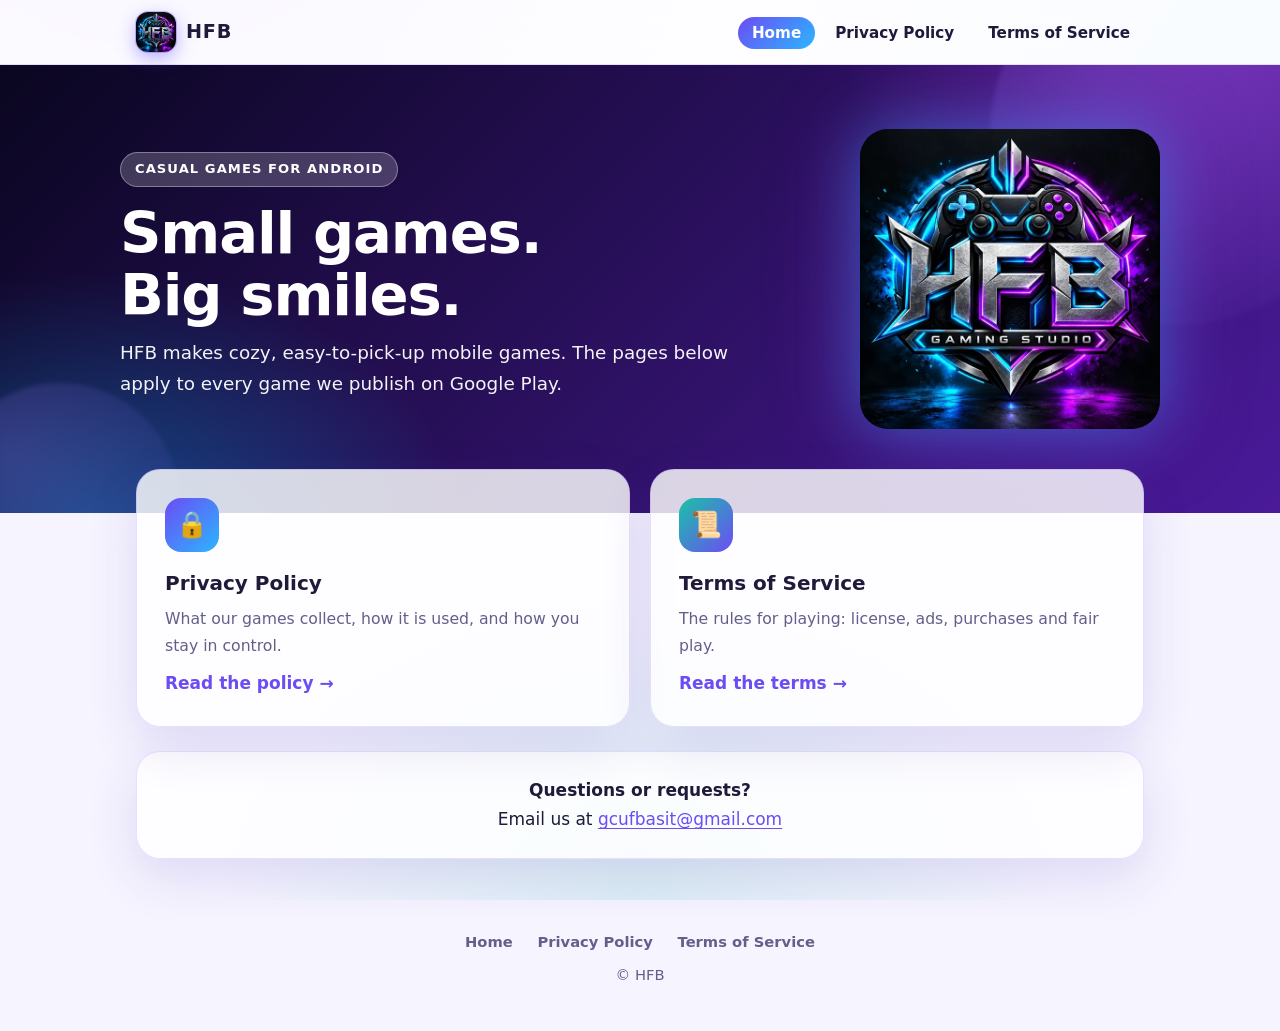
<file: index.html>
<!doctype html>
<html lang="en">
<head>
<meta charset="utf-8">
<meta name="viewport" content="width=device-width, initial-scale=1">
<title>HFB Games</title>
<meta name="description" content="HFB makes casual mobile games for Android.">
<link rel="icon" type="image/png" href="favicon.png">
<link rel="apple-touch-icon" href="apple-touch-icon.png">
<link rel="stylesheet" href="style.css">
</head>
<body>
<div class="topbar"><div class="topbar-inner">
  <a class="brand" href="index.html"><img class="logo" src="logo.webp" alt="" width="40" height="40">HFB</a>
  <nav><a class="active" href="index.html">Home</a><a href="privacy-policy.html">Privacy Policy</a><a href="terms-of-service.html">Terms of Service</a></nav>
</div></div>
<section class="hero"><div class="hero-inner hero-split">
  <div>
    <span class="eyebrow">Casual games for Android</span>
    <h1>Small games.<br>Big smiles.</h1>
    <p>HFB makes cozy, easy-to-pick-up mobile games. The pages below apply to every game we publish on Google Play.</p>
  </div>
  <img class="hero-logo" src="logo.webp" alt="HFB Gaming Studio logo" width="320" height="320">
</div></section>
<div class="wrap">
  <div class="cards">
    <a class="tile" href="privacy-policy.html">
      <div class="ico">&#128274;</div>
      <h3>Privacy Policy</h3>
      <p>What our games collect, how it is used, and how you stay in control.</p>
      <span class="go">Read the policy &rarr;</span>
    </a>
    <a class="tile alt" href="terms-of-service.html">
      <div class="ico">&#128220;</div>
      <h3>Terms of Service</h3>
      <p>The rules for playing: license, ads, purchases and fair play.</p>
      <span class="go">Read the terms &rarr;</span>
    </a>
  </div>
  <div class="contact">
    <strong>Questions or requests?</strong><br>
    Email us at <a href="mailto:gcufbasit@gmail.com">gcufbasit@gmail.com</a>
  </div>
</div>
<footer class="site-footer">
  <a href="index.html">Home</a>
  <a href="privacy-policy.html">Privacy Policy</a>
  <a href="terms-of-service.html">Terms of Service</a>
  <div style="margin-top:8px">&copy; HFB</div>
</footer>
</body>
</html>
</file>
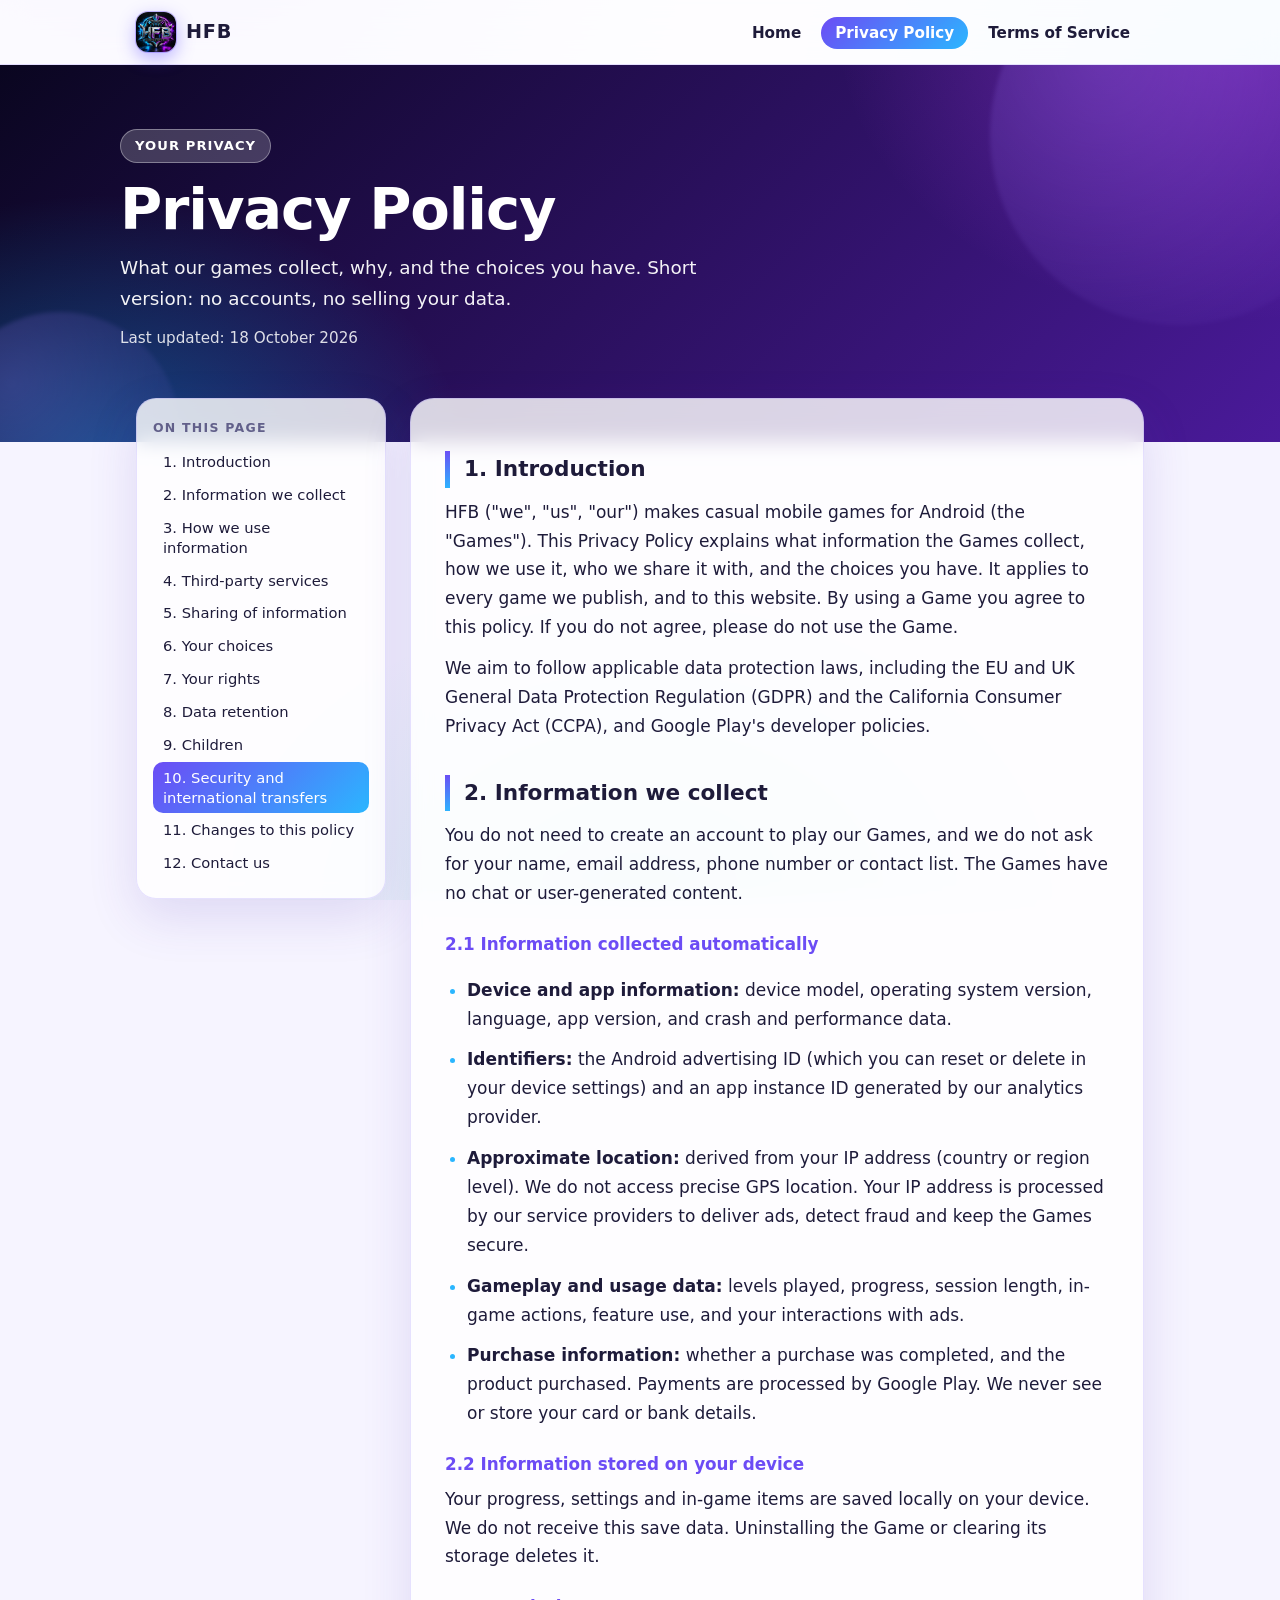
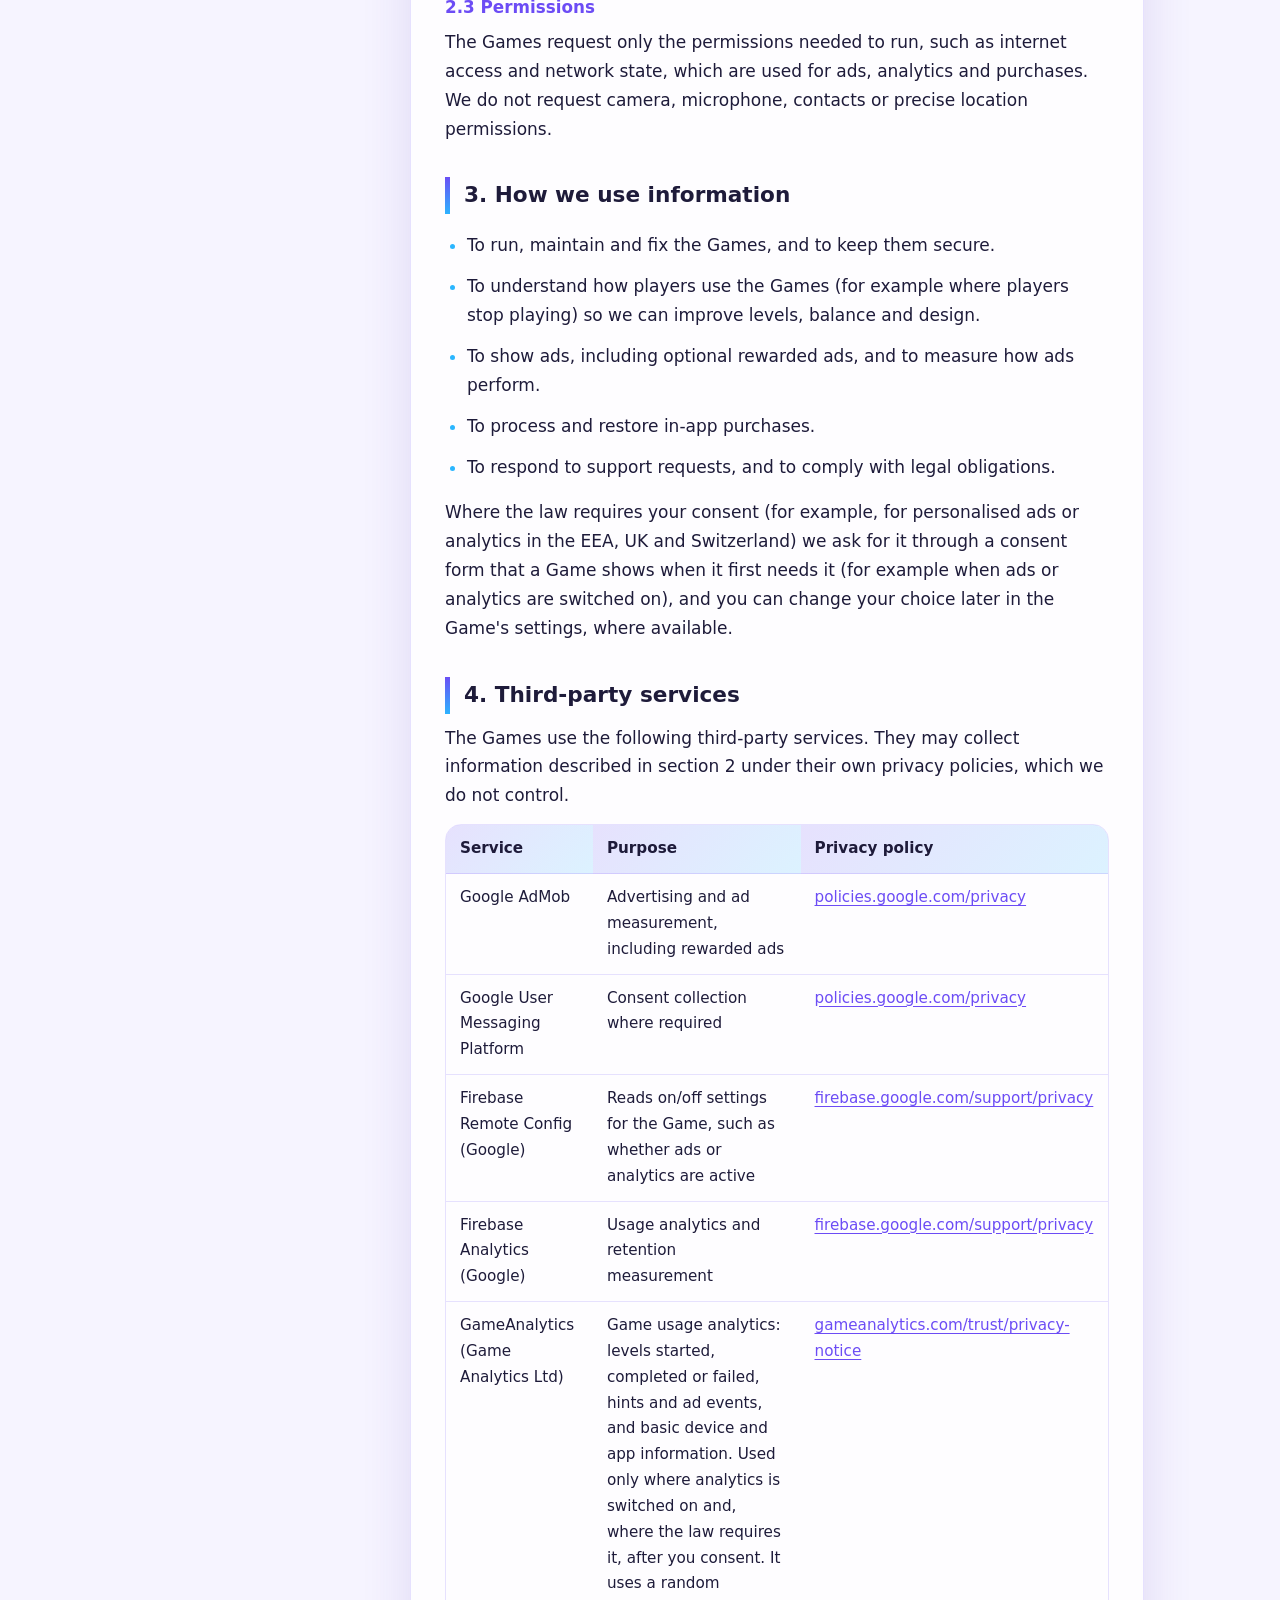
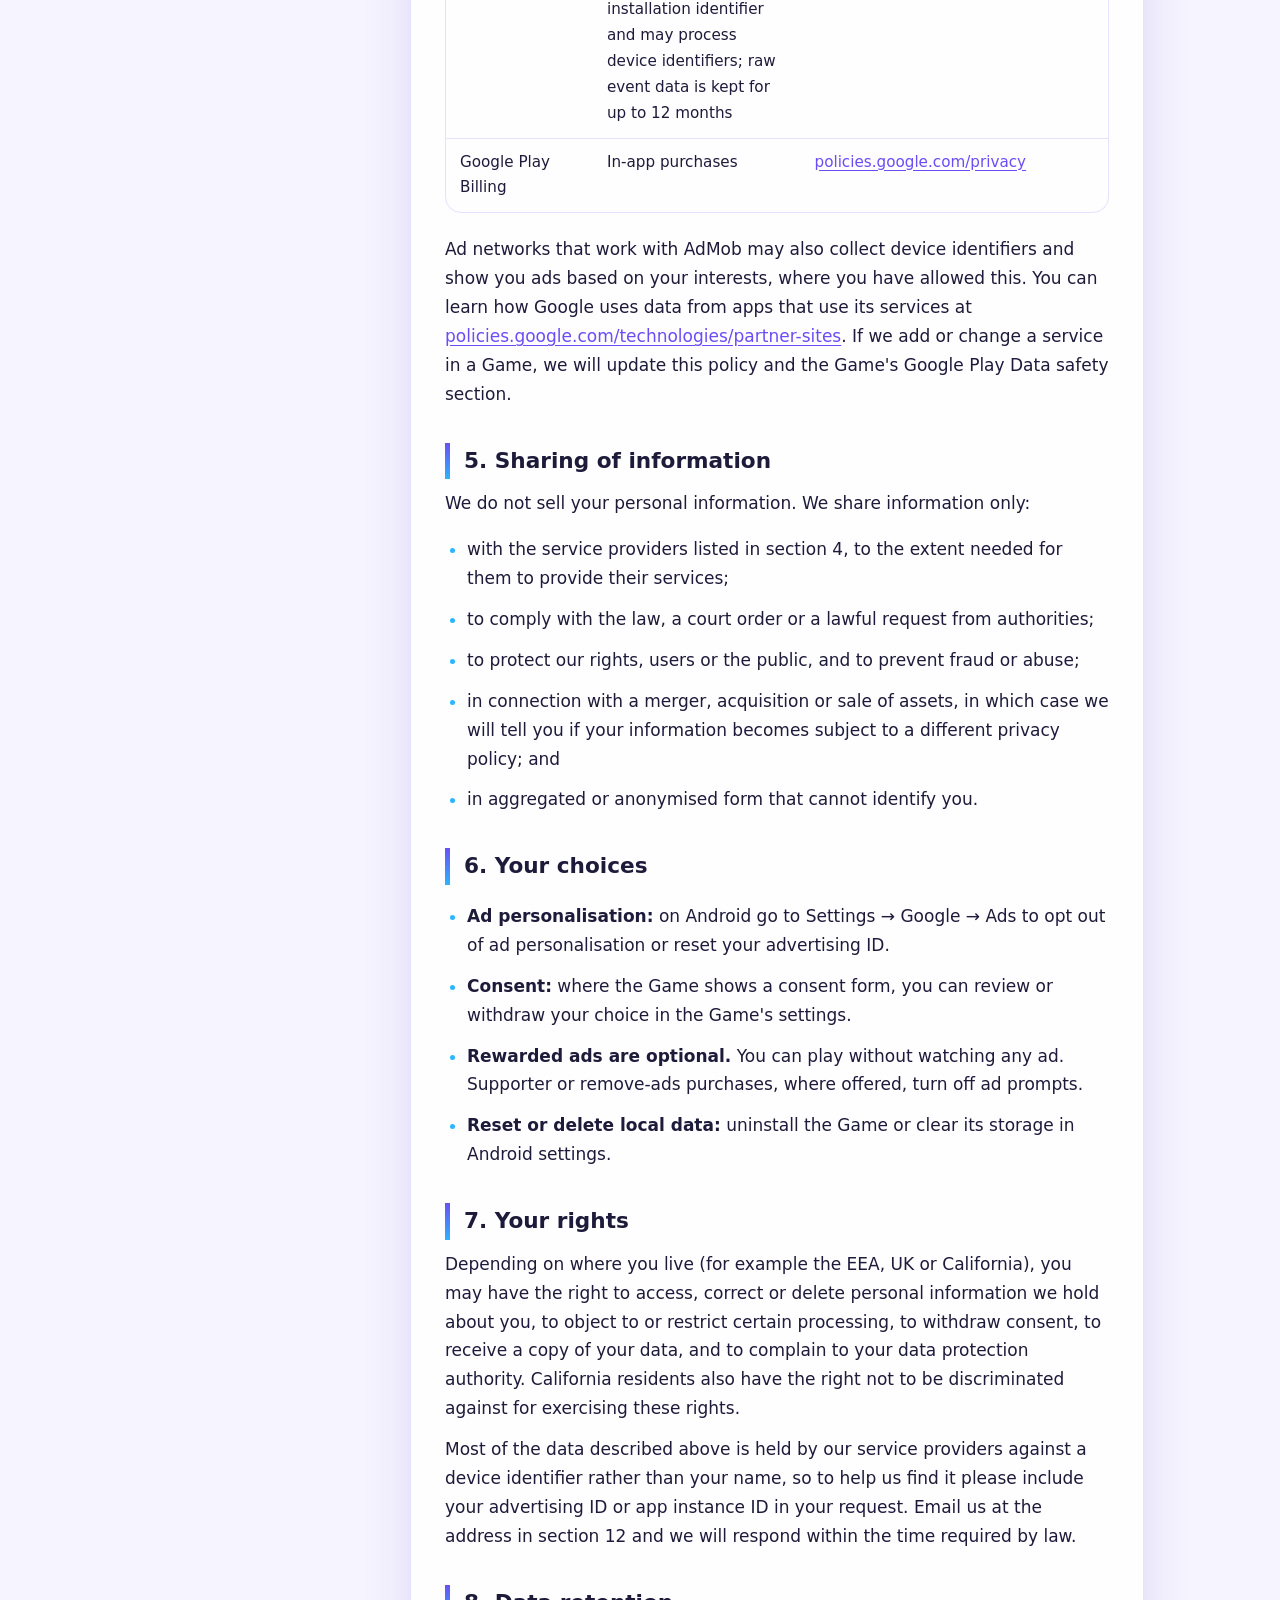
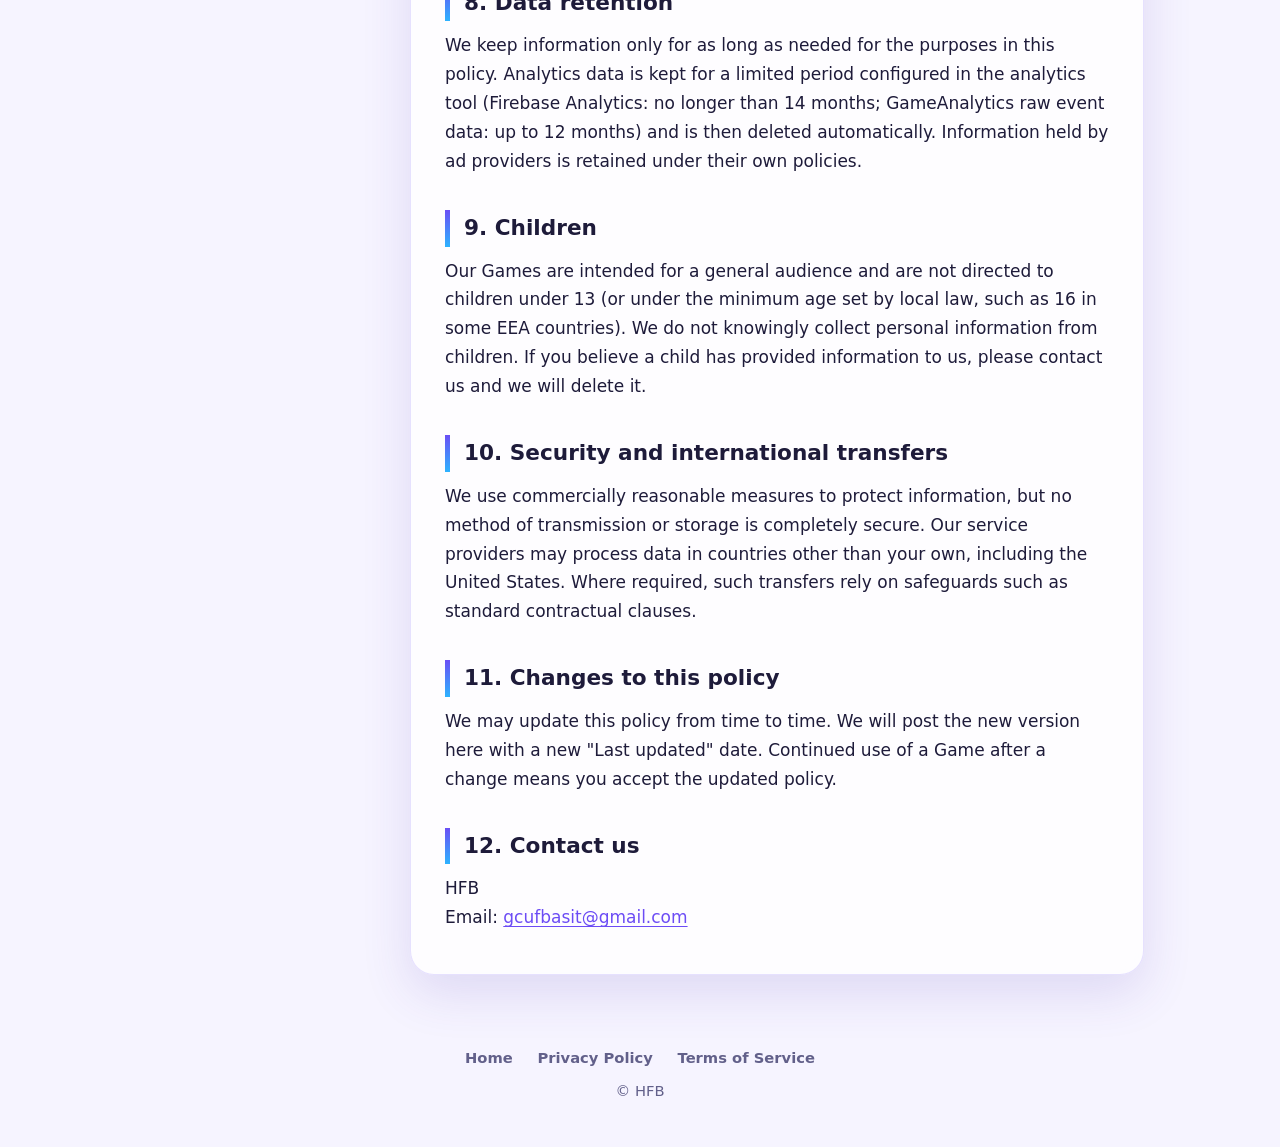
<file: privacy-policy.html>
<!doctype html>
<html lang="en">
<head>
<meta charset="utf-8">
<meta name="viewport" content="width=device-width, initial-scale=1">
<title>Privacy Policy - HFB</title>
<meta name="description" content="How HFB collects, uses and protects information in its mobile games.">
<link rel="icon" type="image/png" href="favicon.png">
<link rel="apple-touch-icon" href="apple-touch-icon.png">
<link rel="stylesheet" href="style.css">
</head>
<body>
<div class="topbar"><div class="topbar-inner">
  <a class="brand" href="index.html"><img class="logo" src="logo.webp" alt="" width="40" height="40">HFB</a>
  <nav><a href="index.html">Home</a><a class="active" href="privacy-policy.html">Privacy Policy</a><a href="terms-of-service.html">Terms of Service</a></nav>
</div></div>
<section class="hero"><div class="hero-inner">
  <span class="eyebrow">Your privacy</span>
  <h1>Privacy Policy</h1>
  <p>What our games collect, why, and the choices you have. Short version: no accounts, no selling your data.</p>
  <p class="meta">Last updated: 18 October 2026</p>
</div></section>
<div class="wrap"><div class="doc-grid">
<aside class="toc"><h4>On this page</h4><div id="toc-links"></div></aside>
<main class="card" id="doc">

  <h2>1. Introduction</h2>
  <p>HFB ("we", "us", "our") makes casual mobile games for Android (the "Games"). This Privacy Policy explains what information the Games collect, how we use it, who we share it with, and the choices you have. It applies to every game we publish, and to this website. By using a Game you agree to this policy. If you do not agree, please do not use the Game.</p>
  <p>We aim to follow applicable data protection laws, including the EU and UK General Data Protection Regulation (GDPR) and the California Consumer Privacy Act (CCPA), and Google Play's developer policies.</p>

  <h2>2. Information we collect</h2>
  <p>You do not need to create an account to play our Games, and we do not ask for your name, email address, phone number or contact list. The Games have no chat or user-generated content.</p>

  <h3>2.1 Information collected automatically</h3>
  <ul>
    <li><strong>Device and app information:</strong> device model, operating system version, language, app version, and crash and performance data.</li>
    <li><strong>Identifiers:</strong> the Android advertising ID (which you can reset or delete in your device settings) and an app instance ID generated by our analytics provider.</li>
    <li><strong>Approximate location:</strong> derived from your IP address (country or region level). We do not access precise GPS location. Your IP address is processed by our service providers to deliver ads, detect fraud and keep the Games secure.</li>
    <li><strong>Gameplay and usage data:</strong> levels played, progress, session length, in-game actions, feature use, and your interactions with ads.</li>
    <li><strong>Purchase information:</strong> whether a purchase was completed, and the product purchased. Payments are processed by Google Play. We never see or store your card or bank details.</li>
  </ul>

  <h3>2.2 Information stored on your device</h3>
  <p>Your progress, settings and in-game items are saved locally on your device. We do not receive this save data. Uninstalling the Game or clearing its storage deletes it.</p>

  <h3>2.3 Permissions</h3>
  <p>The Games request only the permissions needed to run, such as internet access and network state, which are used for ads, analytics and purchases. We do not request camera, microphone, contacts or precise location permissions.</p>

  <h2>3. How we use information</h2>
  <ul>
    <li>To run, maintain and fix the Games, and to keep them secure.</li>
    <li>To understand how players use the Games (for example where players stop playing) so we can improve levels, balance and design.</li>
    <li>To show ads, including optional rewarded ads, and to measure how ads perform.</li>
    <li>To process and restore in-app purchases.</li>
    <li>To respond to support requests, and to comply with legal obligations.</li>
  </ul>
  <p>Where the law requires your consent (for example, for personalised ads or analytics in the EEA, UK and Switzerland) we ask for it through a consent form that a Game shows when it first needs it (for example when ads or analytics are switched on), and you can change your choice later in the Game's settings, where available.</p>

  <h2>4. Third-party services</h2>
  <p>The Games use the following third-party services. They may collect information described in section 2 under their own privacy policies, which we do not control.</p>
  <div class="table-wrap">
  <table>
    <tr><th>Service</th><th>Purpose</th><th>Privacy policy</th></tr>
    <tr><td>Google AdMob</td><td>Advertising and ad measurement, including rewarded ads</td><td><a href="https://policies.google.com/privacy">policies.google.com/privacy</a></td></tr>
    <tr><td>Google User Messaging Platform</td><td>Consent collection where required</td><td><a href="https://policies.google.com/privacy">policies.google.com/privacy</a></td></tr>
    <tr><td>Firebase Remote Config (Google)</td><td>Reads on/off settings for the Game, such as whether ads or analytics are active</td><td><a href="https://firebase.google.com/support/privacy">firebase.google.com/support/privacy</a></td></tr>
    <tr><td>Firebase Analytics (Google)</td><td>Usage analytics and retention measurement</td><td><a href="https://firebase.google.com/support/privacy">firebase.google.com/support/privacy</a></td></tr>
    <tr><td>GameAnalytics (Game Analytics Ltd)</td><td>Game usage analytics: levels started, completed or failed, hints and ad events, and basic device and app information. Used only where analytics is switched on and, where the law requires it, after you consent. It uses a random installation identifier and may process device identifiers; raw event data is kept for up to 12 months</td><td><a href="https://www.gameanalytics.com/trust/privacy-notice">gameanalytics.com/trust/privacy-notice</a></td></tr>
    <tr><td>Google Play Billing</td><td>In-app purchases</td><td><a href="https://policies.google.com/privacy">policies.google.com/privacy</a></td></tr>
  </table>
  </div>
  <p>Ad networks that work with AdMob may also collect device identifiers and show you ads based on your interests, where you have allowed this. You can learn how Google uses data from apps that use its services at <a href="https://policies.google.com/technologies/partner-sites">policies.google.com/technologies/partner-sites</a>. If we add or change a service in a Game, we will update this policy and the Game's Google Play Data safety section.</p>

  <h2>5. Sharing of information</h2>
  <p>We do not sell your personal information. We share information only:</p>
  <ul>
    <li>with the service providers listed in section 4, to the extent needed for them to provide their services;</li>
    <li>to comply with the law, a court order or a lawful request from authorities;</li>
    <li>to protect our rights, users or the public, and to prevent fraud or abuse;</li>
    <li>in connection with a merger, acquisition or sale of assets, in which case we will tell you if your information becomes subject to a different privacy policy; and</li>
    <li>in aggregated or anonymised form that cannot identify you.</li>
  </ul>

  <h2>6. Your choices</h2>
  <ul>
    <li><strong>Ad personalisation:</strong> on Android go to Settings &rarr; Google &rarr; Ads to opt out of ad personalisation or reset your advertising ID.</li>
    <li><strong>Consent:</strong> where the Game shows a consent form, you can review or withdraw your choice in the Game's settings.</li>
    <li><strong>Rewarded ads are optional.</strong> You can play without watching any ad. Supporter or remove-ads purchases, where offered, turn off ad prompts.</li>
    <li><strong>Reset or delete local data:</strong> uninstall the Game or clear its storage in Android settings.</li>
  </ul>

  <h2>7. Your rights</h2>
  <p>Depending on where you live (for example the EEA, UK or California), you may have the right to access, correct or delete personal information we hold about you, to object to or restrict certain processing, to withdraw consent, to receive a copy of your data, and to complain to your data protection authority. California residents also have the right not to be discriminated against for exercising these rights.</p>
  <p>Most of the data described above is held by our service providers against a device identifier rather than your name, so to help us find it please include your advertising ID or app instance ID in your request. Email us at the address in section 12 and we will respond within the time required by law.</p>

  <h2>8. Data retention</h2>
  <p>We keep information only for as long as needed for the purposes in this policy. Analytics data is kept for a limited period configured in the analytics tool (Firebase Analytics: no longer than 14 months; GameAnalytics raw event data: up to 12 months) and is then deleted automatically. Information held by ad providers is retained under their own policies.</p>

  <h2>9. Children</h2>
  <p>Our Games are intended for a general audience and are not directed to children under 13 (or under the minimum age set by local law, such as 16 in some EEA countries). We do not knowingly collect personal information from children. If you believe a child has provided information to us, please contact us and we will delete it.</p>

  <h2>10. Security and international transfers</h2>
  <p>We use commercially reasonable measures to protect information, but no method of transmission or storage is completely secure. Our service providers may process data in countries other than your own, including the United States. Where required, such transfers rely on safeguards such as standard contractual clauses.</p>

  <h2>11. Changes to this policy</h2>
  <p>We may update this policy from time to time. We will post the new version here with a new "Last updated" date. Continued use of a Game after a change means you accept the updated policy.</p>

  <h2>12. Contact us</h2>
  <p>HFB<br>Email: <a href="mailto:gcufbasit@gmail.com">gcufbasit@gmail.com</a></p>
</main>
</div></div>
<footer class="site-footer">
  <a href="index.html">Home</a>
  <a href="privacy-policy.html">Privacy Policy</a>
  <a href="terms-of-service.html">Terms of Service</a>
  <div style="margin-top:8px">&copy; HFB</div>
</footer>
<script src="script.js"></script>
</body>
</html>
</file>
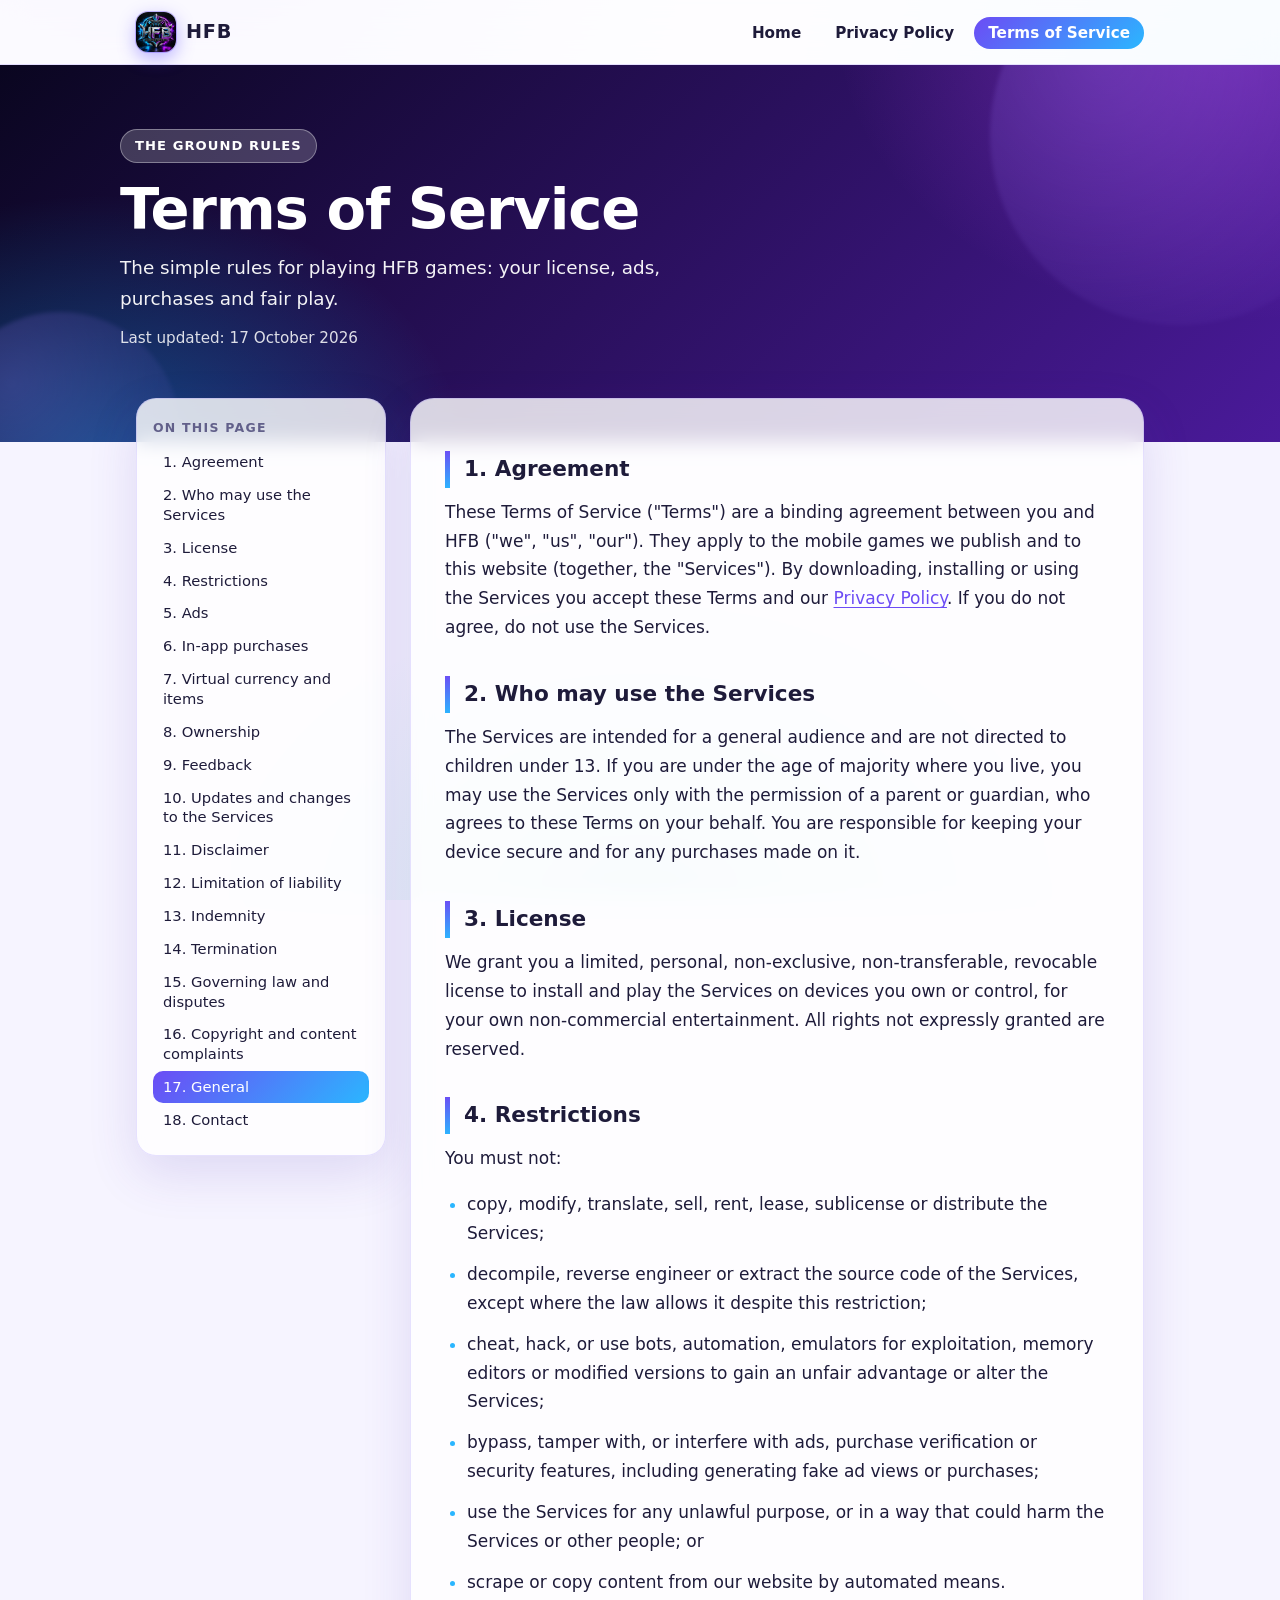
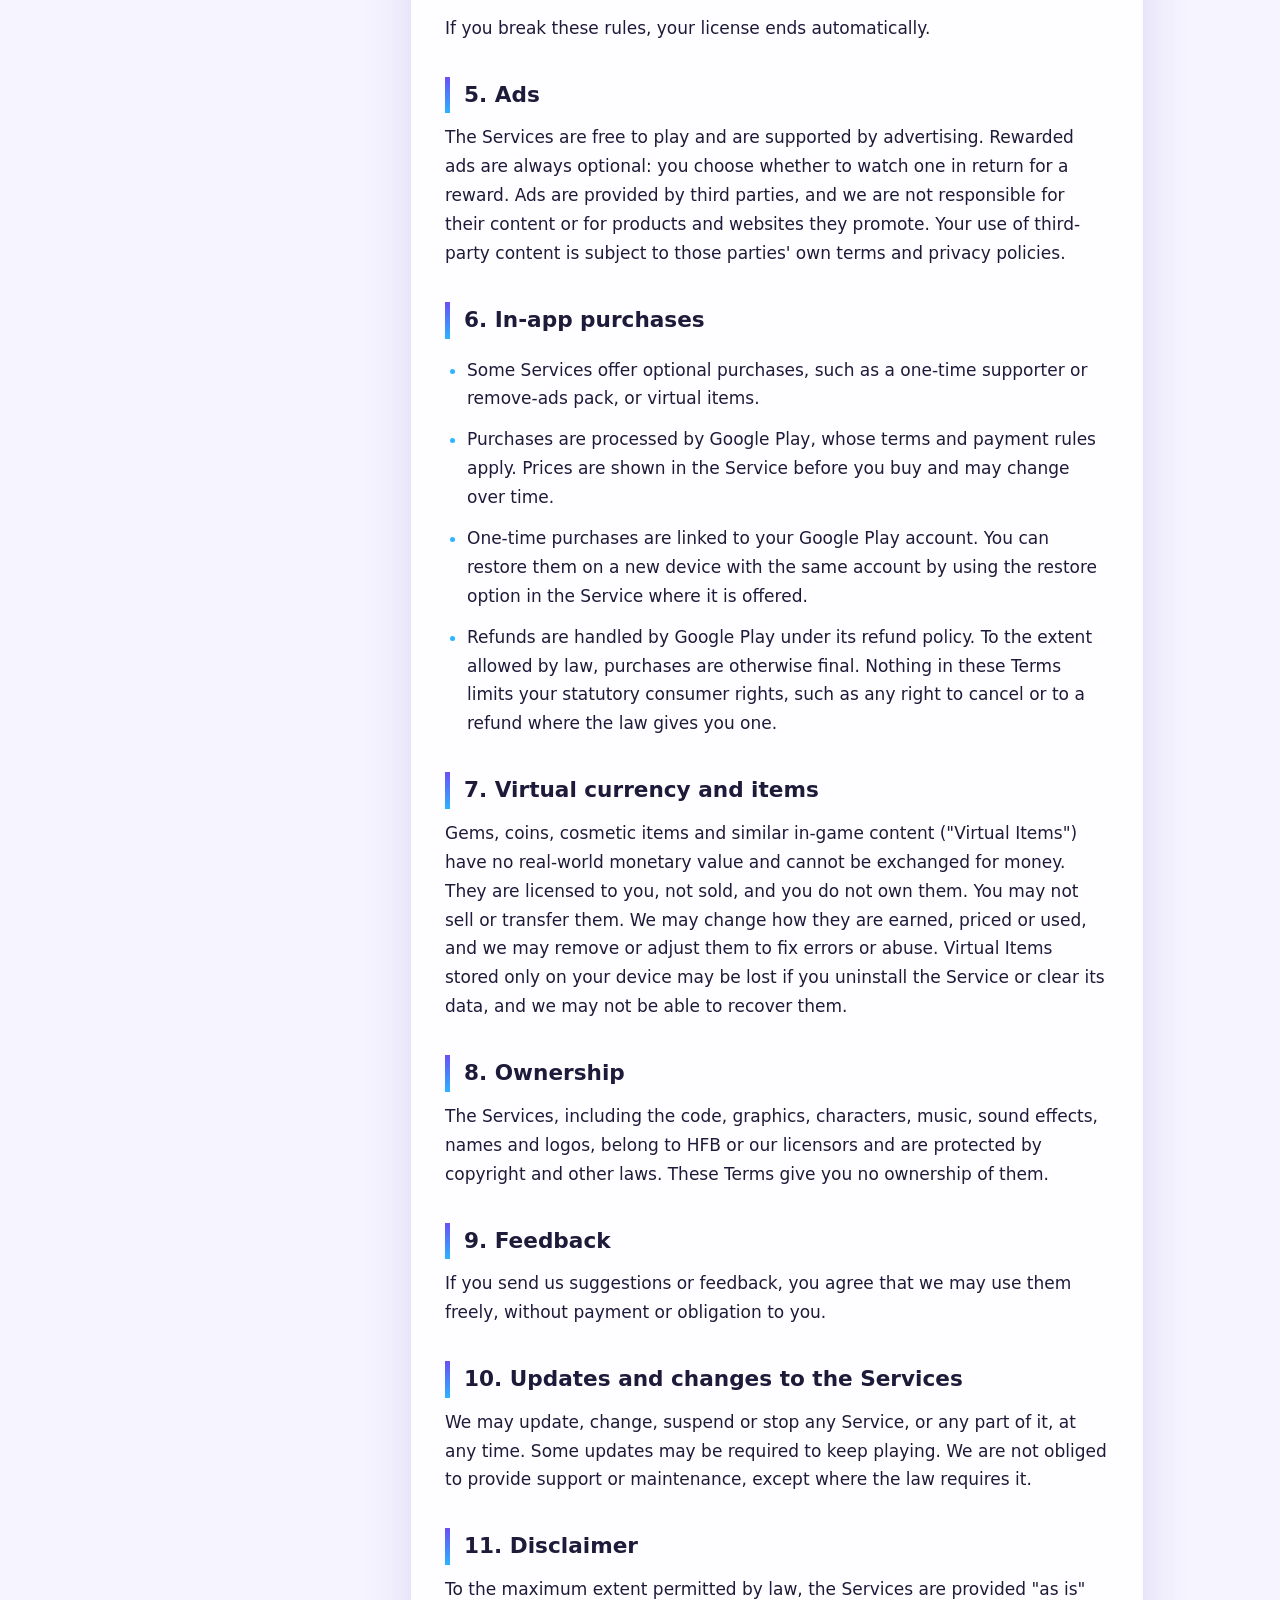
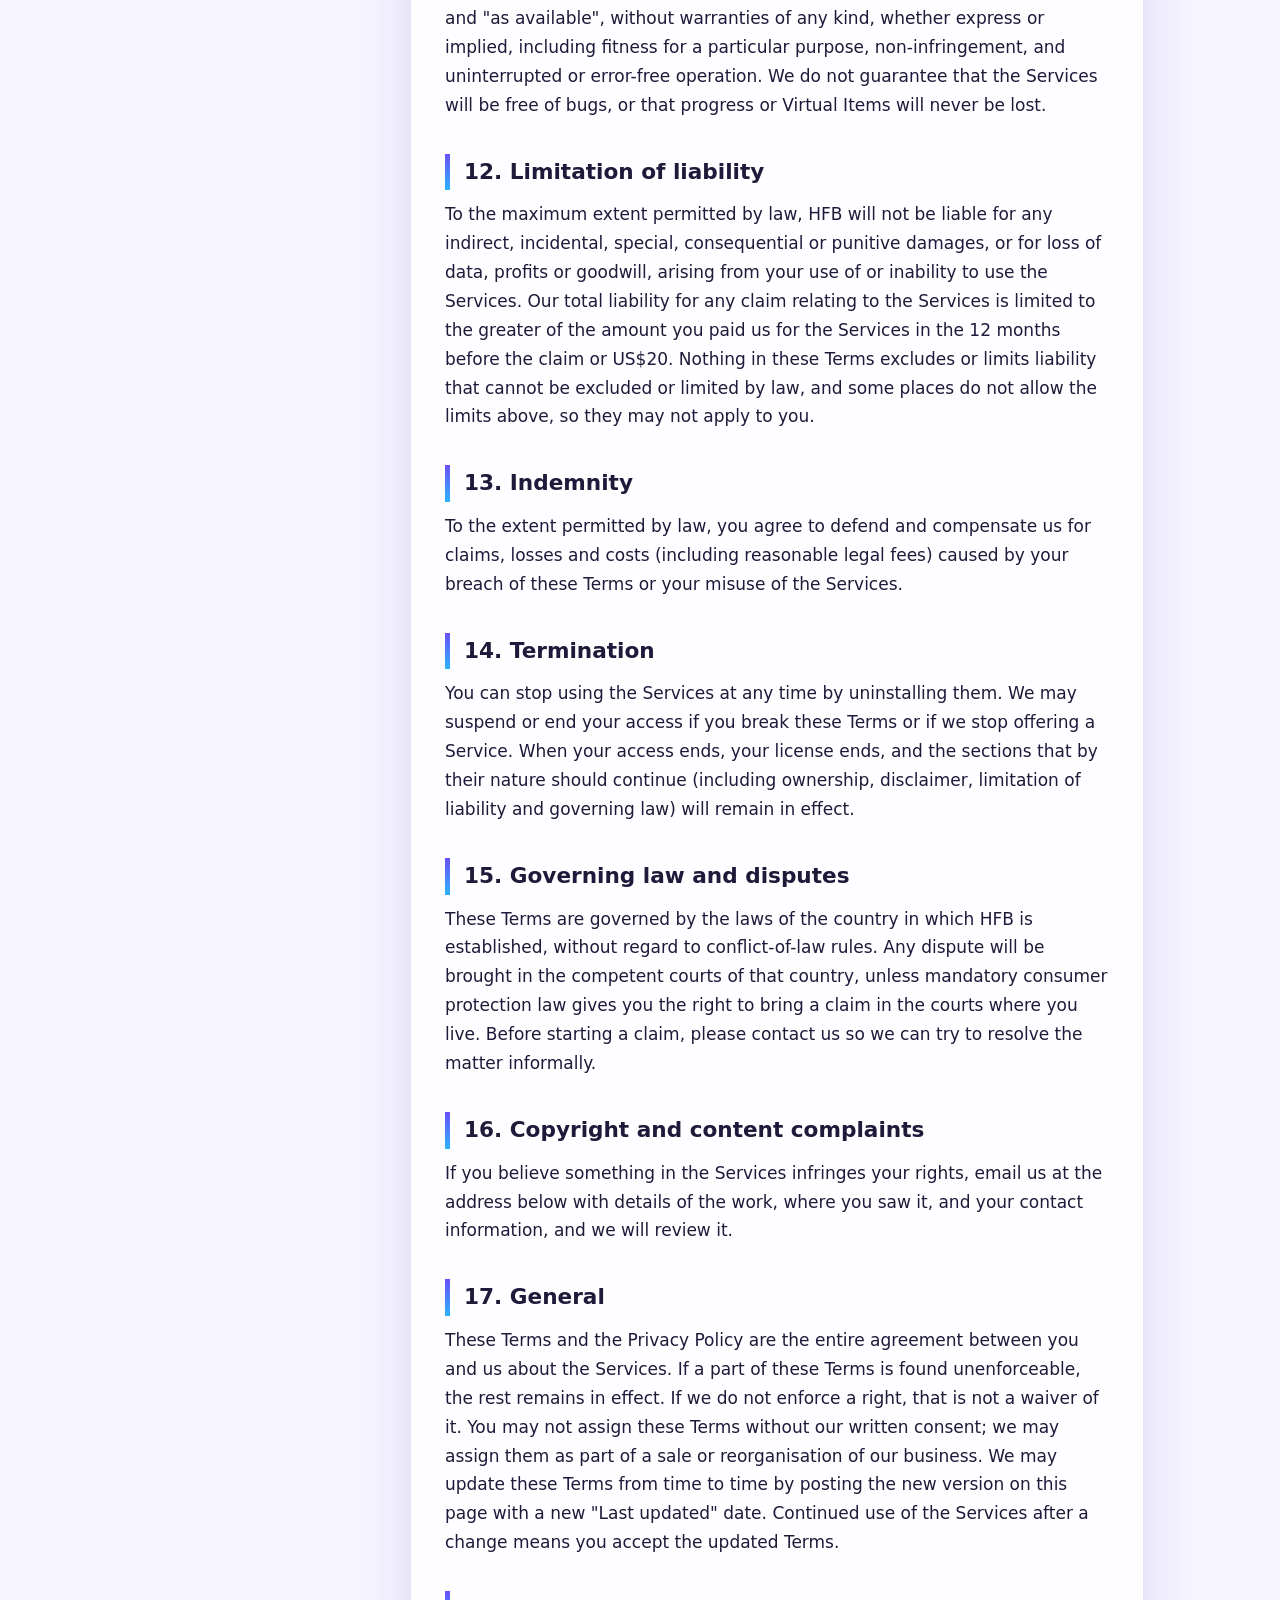
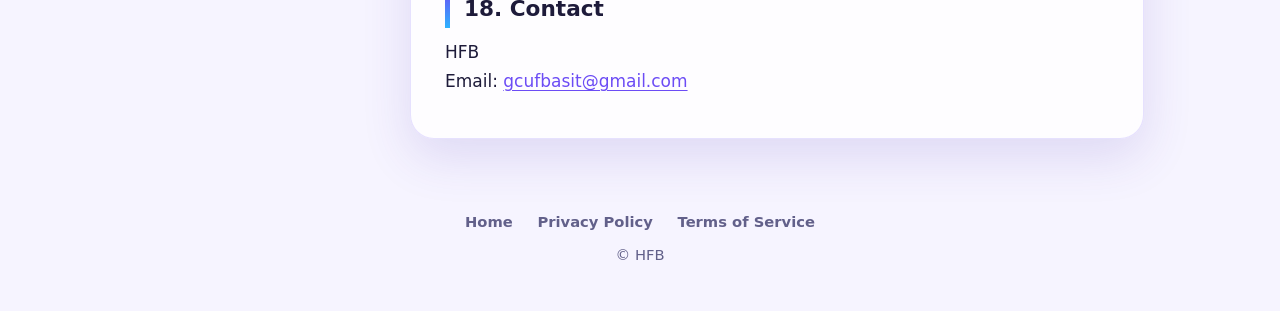
<file: terms-of-service.html>
<!doctype html>
<html lang="en">
<head>
<meta charset="utf-8">
<meta name="viewport" content="width=device-width, initial-scale=1">
<title>Terms of Service - HFB</title>
<meta name="description" content="The terms that apply when you use HFB's mobile games.">
<link rel="icon" type="image/png" href="favicon.png">
<link rel="apple-touch-icon" href="apple-touch-icon.png">
<link rel="stylesheet" href="style.css">
</head>
<body>
<div class="topbar"><div class="topbar-inner">
  <a class="brand" href="index.html"><img class="logo" src="logo.webp" alt="" width="40" height="40">HFB</a>
  <nav><a href="index.html">Home</a><a href="privacy-policy.html">Privacy Policy</a><a class="active" href="terms-of-service.html">Terms of Service</a></nav>
</div></div>
<section class="hero"><div class="hero-inner">
  <span class="eyebrow">The ground rules</span>
  <h1>Terms of Service</h1>
  <p>The simple rules for playing HFB games: your license, ads, purchases and fair play.</p>
  <p class="meta">Last updated: 17 October 2026</p>
</div></section>
<div class="wrap"><div class="doc-grid">
<aside class="toc"><h4>On this page</h4><div id="toc-links"></div></aside>
<main class="card" id="doc">

  <h2>1. Agreement</h2>
  <p>These Terms of Service ("Terms") are a binding agreement between you and HFB ("we", "us", "our"). They apply to the mobile games we publish and to this website (together, the "Services"). By downloading, installing or using the Services you accept these Terms and our <a href="privacy-policy.html">Privacy Policy</a>. If you do not agree, do not use the Services.</p>

  <h2>2. Who may use the Services</h2>
  <p>The Services are intended for a general audience and are not directed to children under 13. If you are under the age of majority where you live, you may use the Services only with the permission of a parent or guardian, who agrees to these Terms on your behalf. You are responsible for keeping your device secure and for any purchases made on it.</p>

  <h2>3. License</h2>
  <p>We grant you a limited, personal, non-exclusive, non-transferable, revocable license to install and play the Services on devices you own or control, for your own non-commercial entertainment. All rights not expressly granted are reserved.</p>

  <h2>4. Restrictions</h2>
  <p>You must not:</p>
  <ul>
    <li>copy, modify, translate, sell, rent, lease, sublicense or distribute the Services;</li>
    <li>decompile, reverse engineer or extract the source code of the Services, except where the law allows it despite this restriction;</li>
    <li>cheat, hack, or use bots, automation, emulators for exploitation, memory editors or modified versions to gain an unfair advantage or alter the Services;</li>
    <li>bypass, tamper with, or interfere with ads, purchase verification or security features, including generating fake ad views or purchases;</li>
    <li>use the Services for any unlawful purpose, or in a way that could harm the Services or other people; or</li>
    <li>scrape or copy content from our website by automated means.</li>
  </ul>
  <p>If you break these rules, your license ends automatically.</p>

  <h2>5. Ads</h2>
  <p>The Services are free to play and are supported by advertising. Rewarded ads are always optional: you choose whether to watch one in return for a reward. Ads are provided by third parties, and we are not responsible for their content or for products and websites they promote. Your use of third-party content is subject to those parties' own terms and privacy policies.</p>

  <h2>6. In-app purchases</h2>
  <ul>
    <li>Some Services offer optional purchases, such as a one-time supporter or remove-ads pack, or virtual items.</li>
    <li>Purchases are processed by Google Play, whose terms and payment rules apply. Prices are shown in the Service before you buy and may change over time.</li>
    <li>One-time purchases are linked to your Google Play account. You can restore them on a new device with the same account by using the restore option in the Service where it is offered.</li>
    <li>Refunds are handled by Google Play under its refund policy. To the extent allowed by law, purchases are otherwise final. Nothing in these Terms limits your statutory consumer rights, such as any right to cancel or to a refund where the law gives you one.</li>
  </ul>

  <h2>7. Virtual currency and items</h2>
  <p>Gems, coins, cosmetic items and similar in-game content ("Virtual Items") have no real-world monetary value and cannot be exchanged for money. They are licensed to you, not sold, and you do not own them. You may not sell or transfer them. We may change how they are earned, priced or used, and we may remove or adjust them to fix errors or abuse. Virtual Items stored only on your device may be lost if you uninstall the Service or clear its data, and we may not be able to recover them.</p>

  <h2>8. Ownership</h2>
  <p>The Services, including the code, graphics, characters, music, sound effects, names and logos, belong to HFB or our licensors and are protected by copyright and other laws. These Terms give you no ownership of them.</p>

  <h2>9. Feedback</h2>
  <p>If you send us suggestions or feedback, you agree that we may use them freely, without payment or obligation to you.</p>

  <h2>10. Updates and changes to the Services</h2>
  <p>We may update, change, suspend or stop any Service, or any part of it, at any time. Some updates may be required to keep playing. We are not obliged to provide support or maintenance, except where the law requires it.</p>

  <h2>11. Disclaimer</h2>
  <p>To the maximum extent permitted by law, the Services are provided "as is" and "as available", without warranties of any kind, whether express or implied, including fitness for a particular purpose, non-infringement, and uninterrupted or error-free operation. We do not guarantee that the Services will be free of bugs, or that progress or Virtual Items will never be lost.</p>

  <h2>12. Limitation of liability</h2>
  <p>To the maximum extent permitted by law, HFB will not be liable for any indirect, incidental, special, consequential or punitive damages, or for loss of data, profits or goodwill, arising from your use of or inability to use the Services. Our total liability for any claim relating to the Services is limited to the greater of the amount you paid us for the Services in the 12 months before the claim or US$20. Nothing in these Terms excludes or limits liability that cannot be excluded or limited by law, and some places do not allow the limits above, so they may not apply to you.</p>

  <h2>13. Indemnity</h2>
  <p>To the extent permitted by law, you agree to defend and compensate us for claims, losses and costs (including reasonable legal fees) caused by your breach of these Terms or your misuse of the Services.</p>

  <h2>14. Termination</h2>
  <p>You can stop using the Services at any time by uninstalling them. We may suspend or end your access if you break these Terms or if we stop offering a Service. When your access ends, your license ends, and the sections that by their nature should continue (including ownership, disclaimer, limitation of liability and governing law) will remain in effect.</p>

  <h2>15. Governing law and disputes</h2>
  <p>These Terms are governed by the laws of the country in which HFB is established, without regard to conflict-of-law rules. Any dispute will be brought in the competent courts of that country, unless mandatory consumer protection law gives you the right to bring a claim in the courts where you live. Before starting a claim, please contact us so we can try to resolve the matter informally.</p>

  <h2>16. Copyright and content complaints</h2>
  <p>If you believe something in the Services infringes your rights, email us at the address below with details of the work, where you saw it, and your contact information, and we will review it.</p>

  <h2>17. General</h2>
  <p>These Terms and the Privacy Policy are the entire agreement between you and us about the Services. If a part of these Terms is found unenforceable, the rest remains in effect. If we do not enforce a right, that is not a waiver of it. You may not assign these Terms without our written consent; we may assign them as part of a sale or reorganisation of our business. We may update these Terms from time to time by posting the new version on this page with a new "Last updated" date. Continued use of the Services after a change means you accept the updated Terms.</p>

  <h2>18. Contact</h2>
  <p>HFB<br>Email: <a href="mailto:gcufbasit@gmail.com">gcufbasit@gmail.com</a></p>
</main>
</div></div>
<footer class="site-footer">
  <a href="index.html">Home</a>
  <a href="privacy-policy.html">Privacy Policy</a>
  <a href="terms-of-service.html">Terms of Service</a>
  <div style="margin-top:8px">&copy; HFB</div>
</footer>
<script src="script.js"></script>
</body>
</html>
</file>
<file: style.css>
:root {
  --bg: #f6f4ff;
  --surface: rgba(255, 255, 255, 0.82);
  --text: #1e1b3a;
  --muted: #62608a;
  --accent: #6c4cf5;
  --accent2: #2bb6ff;
  --accent3: #19c3a6;
  --rule: rgba(108, 76, 245, 0.16);
  --shadow: 0 18px 50px rgba(76, 52, 180, 0.14);
  --hero-from: #0a0620;
  --hero-to: #4a1a9a;
}
@media (prefers-color-scheme: dark) {
  :root {
    --bg: #100e24;
    --surface: rgba(30, 27, 62, 0.82);
    --text: #ecebff;
    --muted: #a8a6d4;
    --accent: #a48cff;
    --accent2: #5fd0ff;
    --accent3: #4fe0c4;
    --rule: rgba(164, 140, 255, 0.2);
    --shadow: 0 18px 50px rgba(0, 0, 0, 0.45);
    --hero-from: #060414;
    --hero-to: #3a1480;
  }
}
* { box-sizing: border-box; }
html { scroll-behavior: smooth; }
body {
  margin: 0;
  background:
    radial-gradient(900px 500px at 12% -5%, rgba(108, 76, 245, 0.18), transparent 60%),
    radial-gradient(800px 500px at 100% 8%, rgba(43, 182, 255, 0.16), transparent 60%),
    radial-gradient(700px 500px at 50% 100%, rgba(25, 195, 166, 0.12), transparent 60%),
    var(--bg);
  background-attachment: fixed;
  color: var(--text);
  font: 17px/1.7 system-ui, -apple-system, "Segoe UI", Roboto, sans-serif;
  -webkit-font-smoothing: antialiased;
}
a { color: var(--accent); text-underline-offset: 3px; }

/* top bar */
.topbar {
  position: sticky; top: 0; z-index: 10;
  backdrop-filter: blur(14px); -webkit-backdrop-filter: blur(14px);
  background: var(--surface);
  border-bottom: 1px solid var(--rule);
}
.topbar-inner {
  max-width: 1040px; margin: 0 auto; padding: 12px 16px;
  display: flex; align-items: center; justify-content: space-between; gap: 12px; flex-wrap: wrap;
}
.brand {
  display: inline-flex; align-items: center; gap: 10px;
  font-weight: 800; font-size: 1.2rem; letter-spacing: 0.04em;
  color: var(--text); text-decoration: none;
}
.logo {
  width: 40px; height: 40px; border-radius: 12px; object-fit: cover;
  box-shadow: 0 0 0 1px rgba(108, 76, 245, 0.35), 0 6px 18px rgba(80, 60, 255, 0.4);
}
.topbar nav a {
  margin-left: 6px; padding: 7px 14px; border-radius: 999px;
  color: var(--text); text-decoration: none; font-size: 0.95rem; font-weight: 600;
}
.topbar nav a:hover, .topbar nav a.active { background: linear-gradient(135deg, var(--accent), var(--accent2)); color: #fff; }

/* hero */
.hero {
  position: relative; overflow: hidden;
  background:
    radial-gradient(520px 380px at 8% 105%, rgba(0, 190, 255, 0.35), transparent 70%),
    radial-gradient(560px 420px at 96% -10%, rgba(190, 70, 255, 0.40), transparent 70%),
    linear-gradient(135deg, var(--hero-from), var(--hero-to));
  color: #fff;
  padding: 64px 16px 84px;
}
.hero::before, .hero::after {
  content: ""; position: absolute; border-radius: 50%; filter: blur(2px); opacity: 0.25;
  background: radial-gradient(circle at 30% 30%, rgba(160, 120, 255, 0.9), rgba(255, 255, 255, 0));
}
.hero::before { width: 380px; height: 380px; right: -90px; top: -120px; animation: float 9s ease-in-out infinite; }
.hero::after { width: 240px; height: 240px; left: -60px; bottom: -110px; animation: float 11s ease-in-out infinite reverse; }
@keyframes float { 0%, 100% { transform: translateY(0); } 50% { transform: translateY(22px); } }
.hero-inner { position: relative; z-index: 1; max-width: 1040px; margin: 0 auto; }
.eyebrow {
  display: inline-block; padding: 5px 14px; border-radius: 999px;
  background: rgba(255, 255, 255, 0.2); border: 1px solid rgba(255, 255, 255, 0.35);
  font-size: 0.82rem; font-weight: 700; letter-spacing: 0.08em; text-transform: uppercase;
}
.hero h1 { font-size: clamp(2.2rem, 6vw, 3.6rem); line-height: 1.08; margin: 16px 0 10px; letter-spacing: -0.02em; }
.hero p { font-size: 1.15rem; max-width: 620px; margin: 0 0 6px; opacity: 0.95; }
.hero .meta { font-size: 0.95rem; opacity: 0.85; margin-top: 12px; }

/* layout */
.wrap { max-width: 1040px; margin: -44px auto 0; padding: 0 16px; position: relative; z-index: 2; }
.doc-grid { display: grid; grid-template-columns: 250px minmax(0, 1fr); gap: 24px; align-items: start; }
.toc {
  position: sticky; top: 84px;
  background: var(--surface); border: 1px solid var(--rule); border-radius: 20px;
  padding: 18px 16px; box-shadow: var(--shadow);
  backdrop-filter: blur(10px); -webkit-backdrop-filter: blur(10px);
  max-height: calc(100vh - 110px); overflow: auto;
}
.toc h4 { margin: 0 0 8px; font-size: 0.78rem; letter-spacing: 0.1em; text-transform: uppercase; color: var(--muted); }
.toc a {
  display: block; padding: 6px 10px; border-radius: 10px; margin: 1px 0;
  color: var(--text); text-decoration: none; font-size: 0.92rem; line-height: 1.35;
}
.toc a:hover { background: rgba(108, 76, 245, 0.1); }
.toc a.on { background: linear-gradient(135deg, var(--accent), var(--accent2)); color: #fff; }
.card {
  background: var(--surface); border: 1px solid var(--rule); border-radius: 24px;
  padding: 18px 34px 30px; box-shadow: var(--shadow);
  backdrop-filter: blur(10px); -webkit-backdrop-filter: blur(10px);
}
.card h2 {
  font-size: 1.35rem; margin: 34px 0 10px; padding-left: 14px;
  border-left: 5px solid; border-image: linear-gradient(180deg, var(--accent), var(--accent2)) 1;
  scroll-margin-top: 90px;
}
.card h3 { font-size: 1.05rem; margin: 22px 0 6px; color: var(--accent); }
.card p, .card li { margin: 0 0 12px; }
.card ul { padding-left: 22px; }
.card li::marker { color: var(--accent2); }
.table-wrap { overflow-x: auto; border-radius: 16px; border: 1px solid var(--rule); margin: 14px 0 22px; }
table { border-collapse: collapse; width: 100%; font-size: 0.95rem; }
th, td { text-align: left; vertical-align: top; padding: 11px 14px; border-bottom: 1px solid var(--rule); }
th { background: linear-gradient(135deg, rgba(108, 76, 245, 0.16), rgba(43, 182, 255, 0.16)); font-weight: 700; }
tr:last-child td { border-bottom: 0; }

/* home page */
.cards { display: grid; grid-template-columns: repeat(auto-fit, minmax(260px, 1fr)); gap: 20px; }
.tile {
  display: block; text-decoration: none; color: var(--text);
  background: var(--surface); border: 1px solid var(--rule); border-radius: 24px;
  padding: 28px; box-shadow: var(--shadow);
  transition: transform 0.2s ease, box-shadow 0.2s ease;
}
.tile:hover { transform: translateY(-5px); box-shadow: 0 26px 60px rgba(76, 52, 180, 0.24); }
.tile .ico {
  width: 54px; height: 54px; border-radius: 16px; display: grid; place-items: center;
  font-size: 1.6rem; color: #fff; margin-bottom: 14px;
  background: linear-gradient(135deg, var(--accent), var(--accent2));
}
.tile.alt .ico { background: linear-gradient(135deg, var(--accent3), var(--accent)); }
.tile h3 { margin: 0 0 6px; font-size: 1.25rem; }
.tile p { margin: 0 0 10px; color: var(--muted); font-size: 0.98rem; }
.tile .go { color: var(--accent); font-weight: 700; }
.contact {
  margin-top: 24px; text-align: center;
  background: var(--surface); border: 1px solid var(--rule); border-radius: 24px;
  padding: 24px; box-shadow: var(--shadow);
}

/* footer */
.site-footer { max-width: 1040px; margin: 48px auto 0; padding: 22px 16px 44px; color: var(--muted); font-size: 0.92rem; text-align: center; }
.site-footer a { margin: 0 10px; color: var(--muted); text-decoration: none; font-weight: 600; }
.site-footer a:hover { color: var(--accent); }

/* min-width:0 lets grid children shrink below their content width; without it
   the wide table pushed the whole page past the phone screen. */
.doc-grid > * { min-width: 0; }
.card { overflow-wrap: anywhere; }
.card .table-wrap { overflow-wrap: normal; max-width: 100%; }
body { overflow-x: hidden; }

@media (max-width: 860px) {
  .doc-grid { grid-template-columns: minmax(0, 1fr); }
  .wrap { margin-top: -36px; }
  th, td { padding: 9px 10px; font-size: 0.9rem; }
  td a { overflow-wrap: anywhere; word-break: break-all; }
  .toc { display: none; }
  .card { padding: 6px 20px 24px; border-radius: 20px; }
  .hero { padding: 44px 16px 70px; }
  .topbar nav a { padding: 6px 10px; margin-left: 0; }
}
@media (prefers-reduced-motion: reduce) {
  .hero::before, .hero::after { animation: none; }
  html { scroll-behavior: auto; }
  .tile { transition: none; }
}

/* logo in the home hero */
.hero-split { display: flex; align-items: center; justify-content: space-between; gap: 32px; }
.hero-logo {
  width: 300px; height: 300px; border-radius: 28px; flex: none;
  box-shadow: 0 0 60px rgba(0, 190, 255, 0.35), 0 0 90px rgba(190, 70, 255, 0.35);
}
@media (max-width: 860px) {
  .hero-split { flex-direction: column-reverse; align-items: flex-start; gap: 22px; }
  .hero-logo { width: 200px; height: 200px; }
}
</file>
